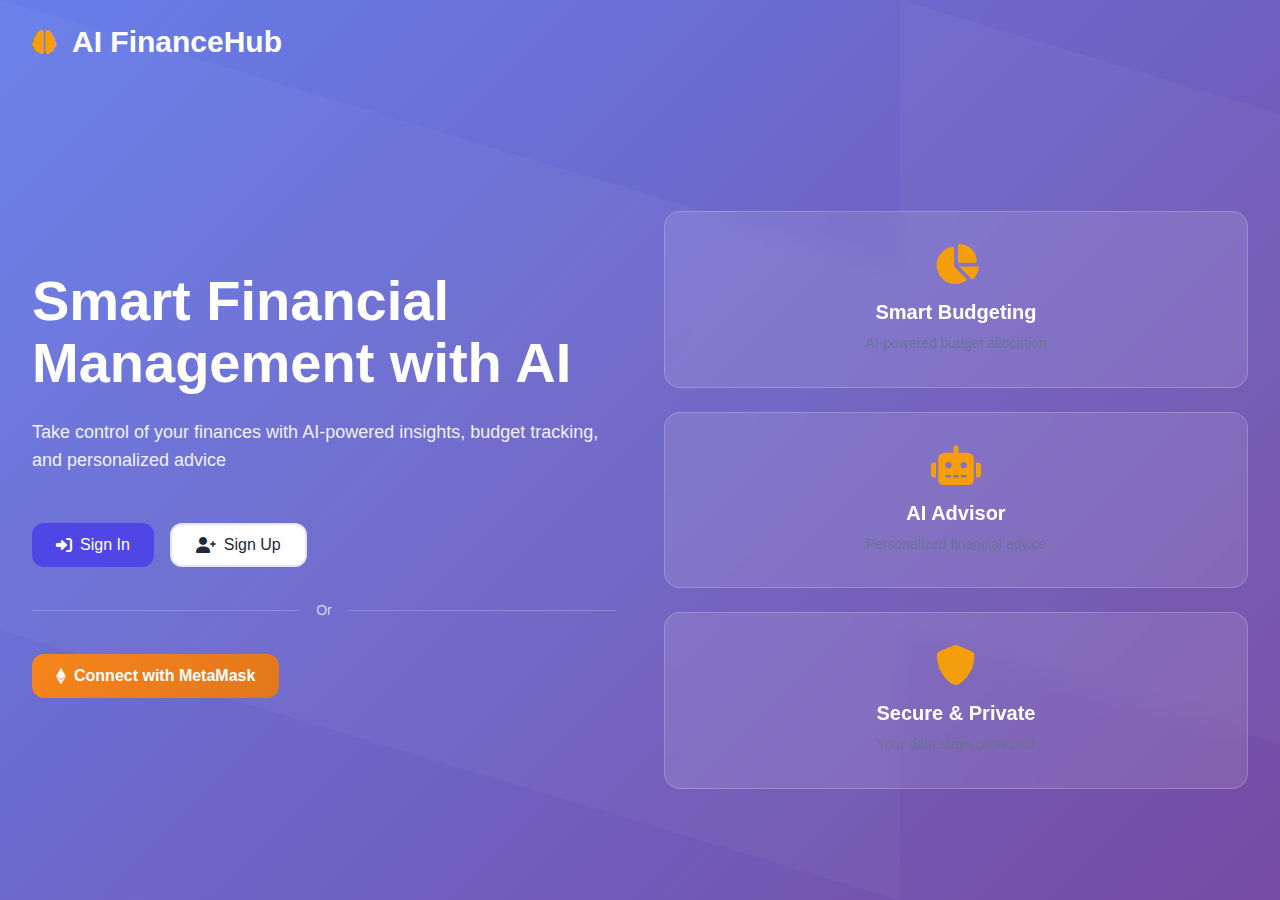
<file: ai-financial-app/index.html>
<!DOCTYPE html>
<html lang="en">
<head>
    <meta charset="UTF-8">
    <meta name="viewport" content="width=device-width, initial-scale=1.0">
    <title>AI Financial Manager</title>
    <link rel="stylesheet" href="css/styles.css">
    <link rel="stylesheet" href="css/auth.css">
    <link href="https://cdnjs.cloudflare.com/ajax/libs/font-awesome/6.0.0/css/all.min.css" rel="stylesheet">
</head>
<body>
    <div class="landing-container">
        <nav class="navbar">
            <div class="nav-brand">
                <i class="fas fa-brain"></i>
                <h2>AI FinanceHub</h2>
            </div>
        </nav>

        <main class="hero-section">
            <div class="hero-content">
                <h1>Smart Financial Management with AI</h1>
                <p>Take control of your finances with AI-powered insights, budget tracking, and personalized advice</p>
                
                <div class="auth-buttons">
                    <button class="btn btn-primary" onclick="location.href='signin.html'">
                        <i class="fas fa-sign-in-alt"></i> Sign In
                    </button>
                    <button class="btn btn-secondary" onclick="location.href='signup.html'">
                        <i class="fas fa-user-plus"></i> Sign Up
                    </button>
                </div>

                <div class="metamask-section">
                    <div class="divider">
                        <span>Or</span>
                    </div>
                    <button class="btn btn-metamask" onclick="connectMetamask()">
                        <i class="fab fa-ethereum"></i> Connect with MetaMask
                    </button>
                </div>
            </div>

            <div class="hero-image">
                <div class="feature-cards">
                    <div class="feature-card">
                        <i class="fas fa-chart-pie"></i>
                        <h3>Smart Budgeting</h3>
                        <p>AI-powered budget allocation</p>
                    </div>
                    <div class="feature-card">
                        <i class="fas fa-robot"></i>
                        <h3>AI Advisor</h3>
                        <p>Personalized financial advice</p>
                    </div>
                    <div class="feature-card">
                        <i class="fas fa-shield-alt"></i>
                        <h3>Secure & Private</h3>
                        <p>Your data stays protected</p>
                    </div>
                </div>
            </div>
        </main>
    </div>

    <script src="js/config.js"></script>
    <script src="js/metamask.js"></script>
    <script src="js/utils.js"></script>
</body>
</html>
</file>
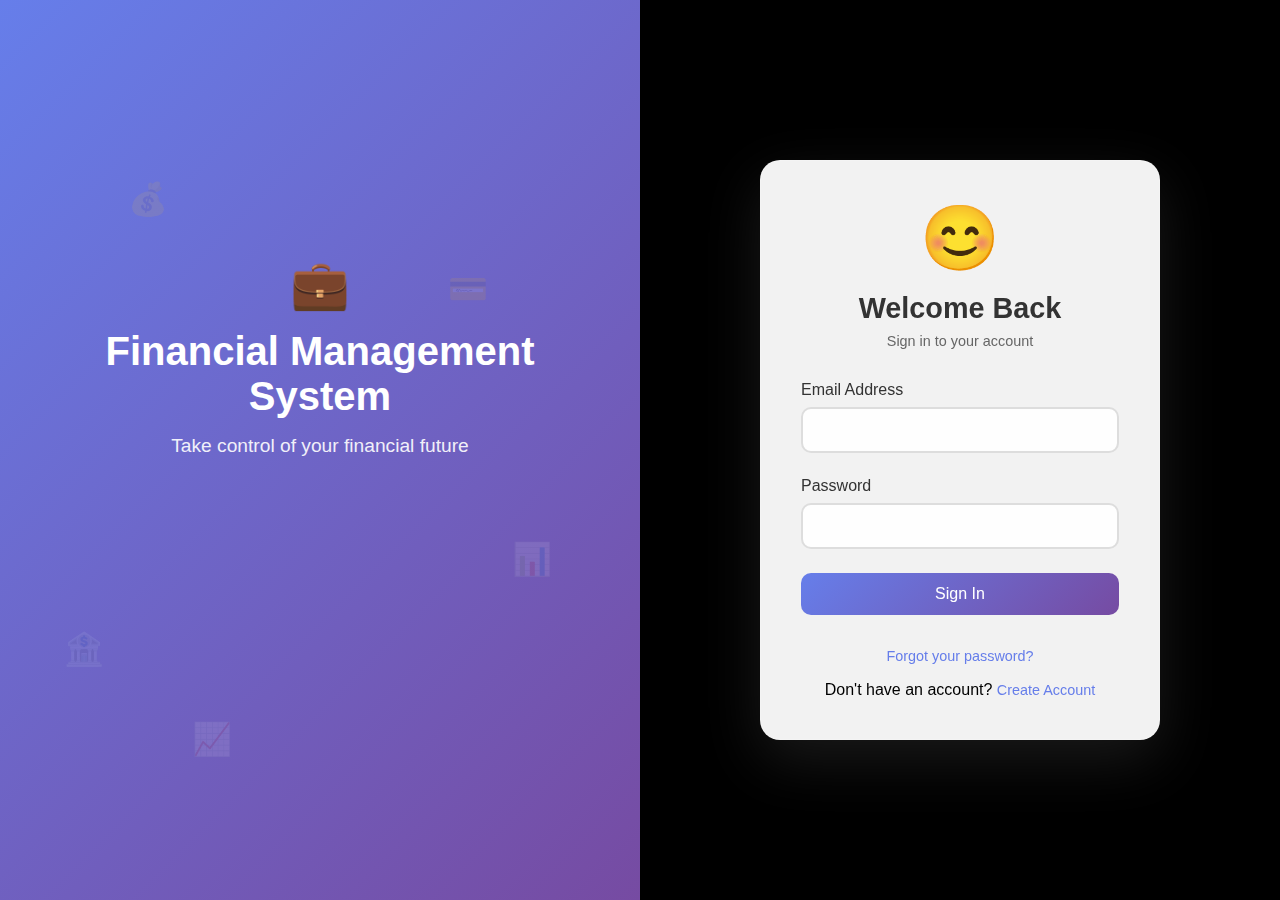
<file: auth-system.html>
<!DOCTYPE html>
<html lang="en">
<head>
    <meta charset="UTF-8">
    <meta name="viewport" content="width=device-width, initial-scale=1.0">
    <title>Financial Management System</title>
    <style>
        * {
            margin: 0;
            padding: 0;
            box-sizing: border-box;
        }

        body {
            font-family: 'Arial', sans-serif;
            height: 100vh;
            overflow: hidden;
            background: #000;
        }

        .container {
            display: flex;
            height: 100vh;
        }

        /* Left Half - Financial Management Info */
        .left-section {
            flex: 1;
            background: linear-gradient(135deg, #667eea 0%, #764ba2 100%);
            display: flex;
            flex-direction: column;
            justify-content: center;
            align-items: center;
            color: white;
            position: relative;
            overflow: hidden;
        }

        .floating-elements {
            position: absolute;
            width: 100%;
            height: 100%;
            pointer-events: none;
        }

        .floating-icon {
            position: absolute;
            font-size: 2rem;
            opacity: 0.1;
            animation: float 6s ease-in-out infinite;
        }

        .floating-icon:nth-child(1) { top: 20%; left: 20%; animation-delay: 0s; }
        .floating-icon:nth-child(2) { top: 60%; left: 80%; animation-delay: 2s; }
        .floating-icon:nth-child(3) { top: 80%; left: 30%; animation-delay: 4s; }
        .floating-icon:nth-child(4) { top: 30%; left: 70%; animation-delay: 1s; }
        .floating-icon:nth-child(5) { top: 70%; left: 10%; animation-delay: 3s; }

        @keyframes float {
            0%, 100% { transform: translateY(0px) rotate(0deg); }
            50% { transform: translateY(-20px) rotate(5deg); }
        }

        .content {
            text-align: center;
            z-index: 10;
            padding: 2rem;
        }

        .logo {
            font-size: 3rem;
            margin-bottom: 1rem;
            animation: pulse 2s infinite;
        }

        @keyframes pulse {
            0% { transform: scale(1); }
            50% { transform: scale(1.05); }
            100% { transform: scale(1); }
        }

        .title {
            font-size: 2.5rem;
            margin-bottom: 1rem;
            font-weight: bold;
        }

        .subtitle {
            font-size: 1.2rem;
            margin-bottom: 2rem;
            opacity: 0.9;
        }

        .features {
            list-style: none;
            text-align: left;
        }

        .features li {
            margin: 1rem 0;
            font-size: 1.1rem;
            display: flex;
            align-items: center;
            animation: slideInLeft 0.6s ease forwards;
            opacity: 0;
        }

        .features li:nth-child(1) { animation-delay: 0.2s; }
        .features li:nth-child(2) { animation-delay: 0.4s; }
        .features li:nth-child(3) { animation-delay: 0.6s; }
        .features li:nth-child(4) { animation-delay: 0.8s; }

        .features li:before {
            content: '✓';
            margin-right: 1rem;
            color: #4CAF50;
            font-weight: bold;
            font-size: 1.2rem;
        }

        @keyframes slideInLeft {
            from { transform: translateX(-50px); opacity: 0; }
            to { transform: translateX(0); opacity: 1; }
        }

        /* Right Half - Login Section */
        .right-section {
            flex: 1;
            background: #000;
            display: flex;
            align-items: center;
            justify-content: center;
            position: relative;
        }

        .auth-container {
            background: rgba(255, 255, 255, 0.95);
            padding: 2.5rem;
            border-radius: 20px;
            box-shadow: 0 20px 60px rgba(255, 255, 255, 0.1);
            width: 90%;
            max-width: 400px;
            backdrop-filter: blur(10px);
            border: 1px solid rgba(255, 255, 255, 0.2);
            transition: all 0.3s ease;
            cursor: pointer;
        }

        .auth-container:hover {
            transform: translateY(-5px) scale(1.02);
            box-shadow: 0 30px 80px rgba(255, 255, 255, 0.2);
        }

        .emoji-face {
            text-align: center;
            font-size: 4rem;
            margin-bottom: 1rem;
            transition: all 0.3s ease;
            user-select: none;
        }

        .auth-header {
            text-align: center;
            margin-bottom: 2rem;
        }

        .auth-header h1 {
            color: #333;
            margin-bottom: 0.5rem;
            font-size: 1.8rem;
        }

        .auth-header p {
            color: #666;
            font-size: 0.9rem;
        }

        .form-group {
            margin-bottom: 1.5rem;
            position: relative;
        }

        label {
            display: block;
            margin-bottom: 0.5rem;
            color: #333;
            font-weight: 500;
            transition: color 0.3s ease;
        }

        input[type="text"],
        input[type="email"],
        input[type="password"],
        input[type="tel"] {
            width: 100%;
            padding: 0.75rem 1rem;
            border: 2px solid #ddd;
            border-radius: 10px;
            font-size: 1rem;
            transition: all 0.3s ease;
            background: rgba(255, 255, 255, 0.9);
        }

        input:focus {
            outline: none;
            border-color: #667eea;
            background: white;
            transform: translateY(-2px);
            box-shadow: 0 5px 15px rgba(102, 126, 234, 0.2);
        }

        .otp-input {
            display: flex;
            gap: 10px;
            justify-content: center;
        }

        .otp-input input {
            width: 50px;
            height: 50px;
            text-align: center;
            font-size: 1.2rem;
            font-weight: bold;
            border-radius: 10px;
        }

        .auth-btn {
            width: 100%;
            padding: 0.75rem;
            background: linear-gradient(135deg, #667eea 0%, #764ba2 100%);
            color: white;
            border: none;
            border-radius: 10px;
            font-size: 1rem;
            cursor: pointer;
            transition: all 0.3s ease;
            margin-bottom: 1rem;
            position: relative;
            overflow: hidden;
        }

        .auth-btn:hover {
            transform: translateY(-3px);
            box-shadow: 0 10px 25px rgba(102, 126, 234, 0.4);
        }

        .auth-btn:active {
            transform: translateY(-1px);
        }

        .secondary-btn {
            background: rgba(102, 126, 234, 0.1);
            color: #667eea;
            border: 2px solid #667eea;
        }

        .secondary-btn:hover {
            background: #667eea;
            color: white;
        }

        .link {
            text-align: center;
            margin-top: 1rem;
        }

        .link a {
            color: #667eea;
            text-decoration: none;
            font-size: 0.9rem;
            transition: all 0.3s ease;
        }

        .link a:hover {
            text-decoration: underline;
            color: #764ba2;
        }

        .form-section {
            display: none;
            animation: fadeIn 0.5s ease forwards;
        }

        .form-section.active {
            display: block;
        }

        @keyframes fadeIn {
            from { opacity: 0; transform: translateY(20px); }
            to { opacity: 1; transform: translateY(0); }
        }

        .success-message, .error-message {
            padding: 1rem;
            border-radius: 10px;
            margin-bottom: 1rem;
            text-align: center;
            animation: slideDown 0.3s ease;
        }

        .success-message {
            background: rgba(212, 237, 218, 0.9);
            color: #155724;
        }

        .error-message {
            background: rgba(248, 215, 218, 0.9);
            color: #721c24;
        }

        @keyframes slideDown {
            from { transform: translateY(-20px); opacity: 0; }
            to { transform: translateY(0); opacity: 1; }
        }

        .hidden {
            display: none;
        }

        .timer {
            text-align: center;
            color: #666;
            font-size: 0.9rem;
            margin-top: 1rem;
        }

        /* Input Animation Effects */
        .input-glow {
            animation: glow 0.5s ease;
        }

        @keyframes glow {
            0% { box-shadow: 0 0 5px #667eea; }
            50% { box-shadow: 0 0 20px #667eea, 0 0 30px #667eea; }
            100% { box-shadow: 0 5px 15px rgba(102, 126, 234, 0.2); }
        }

        /* Responsive Design */
        @media (max-width: 768px) {
            .container {
                flex-direction: column;
            }
            
            .left-section {
                flex: 0.4;
            }
            
            .right-section {
                flex: 0.6;
            }
            
            .title {
                font-size: 2rem;
            }
            
            .auth-container {
                margin: 1rem;
                padding: 2rem;
            }
        }
    </style>
</head>
<body>
    <div class="container">
        <!-- Left Half - Financial Management Info -->
        <div class="left-section">
            <div class="floating-elements">
                <div class="floating-icon">💰</div>
                <div class="floating-icon">📊</div>
                <div class="floating-icon">📈</div>
                <div class="floating-icon">💳</div>
                <div class="floating-icon">🏦</div>
            </div>
            
            <div class="content">
                <div class="logo">💼</div>
                <h1 class="title">Financial Management System</h1>
                <p class="subtitle">Take control of your financial future</p>
                
                <ul class="features">
                    <li>Track expenses and income seamlessly</li>
                    <li>Generate detailed financial reports</li>
                    <li>Set and monitor budget goals</li>
                    <li>Secure and encrypted transactions</li>
                </ul>
            </div>
        </div>

        <!-- Right Half - Authentication -->
        <div class="right-section">
            <div class="auth-container" onclick="containerClick()">
                
                <!-- Login Section -->
                <div id="loginSection" class="form-section active">
                    <div class="emoji-face" id="emojiLogin">😊</div>
                    <div class="auth-header">
                        <h1>Welcome Back</h1>
                        <p>Sign in to your account</p>
                    </div>

                    <form id="loginForm">
                        <div class="form-group">
                            <label for="loginEmail">Email Address</label>
                            <input type="email" id="loginEmail" name="email" required 
                                   oninput="handleInput(this)" 
                                   onkeydown="handleKeydown(this, event)"
                                   onfocus="handleFocus('login')"
                                   onblur="handleBlur('login')">
                        </div>

                        <div class="form-group">
                            <label for="loginPassword">Password</label>
                            <input type="password" id="loginPassword" name="password" required
                                   oninput="handleInput(this)" 
                                   onkeydown="handleKeydown(this, event)"
                                   onfocus="handleFocus('login')"
                                   onblur="handleBlur('login')">
                        </div>

                        <button type="submit" class="auth-btn">Sign In</button>
                    </form>

                    <div class="link">
                        <a href="#" onclick="showSection('forgotSection')">Forgot your password?</a>
                    </div>

                    <div class="link">
                        <p>Don't have an account? <a href="#" onclick="showSection('signupSection')">Create Account</a></p>
                    </div>
                </div>

                <!-- Sign Up Section -->
                <div id="signupSection" class="form-section">
                    <div class="emoji-face" id="emojiSignup">🤗</div>
                    <div class="auth-header">
                        <h1>Create Account</h1>
                        <p>Join us today</p>
                    </div>

                    <form id="signupForm">
                        <div class="form-group">
                            <label for="fullName">Full Name</label>
                            <input type="text" id="fullName" name="fullName" required
                                   oninput="handleInput(this)" 
                                   onkeydown="handleKeydown(this, event)"
                                   onfocus="handleFocus('signup')"
                                   onblur="handleBlur('signup')">
                        </div>

                        <div class="form-group">
                            <label for="signupEmail">Email Address</label>
                            <input type="email" id="signupEmail" name="email" required
                                   oninput="handleInput(this)" 
                                   onkeydown="handleKeydown(this, event)"
                                   onfocus="handleFocus('signup')"
                                   onblur="handleBlur('signup')">
                        </div>

                        <div class="form-group">
                            <label for="phoneNumber">Phone Number</label>
                            <input type="tel" id="phoneNumber" name="phone" required
                                   oninput="handleInput(this)" 
                                   onkeydown="handleKeydown(this, event)"
                                   onfocus="handleFocus('signup')"
                                   onblur="handleBlur('signup')">
                        </div>

                        <div class="form-group">
                            <label for="signupPassword">Password</label>
                            <input type="password" id="signupPassword" name="password" required
                                   oninput="handleInput(this)" 
                                   onkeydown="handleKeydown(this, event)"
                                   onfocus="handleFocus('signup')"
                                   onblur="handleBlur('signup')">
                        </div>

                        <div class="form-group">
                            <label for="confirmPassword">Confirm Password</label>
                            <input type="password" id="confirmPassword" name="confirmPassword" required
                                   oninput="handleInput(this)" 
                                   onkeydown="handleKeydown(this, event)"
                                   onfocus="handleFocus('signup')"
                                   onblur="handleBlur('signup')">
                        </div>

                        <button type="submit" class="auth-btn">Create Account</button>
                    </form>

                    <div class="link">
                        <p>Already have an account? <a href="#" onclick="showSection('loginSection')">Sign In</a></p>
                    </div>
                </div>

                <!-- Forgot Password Section -->
                <div id="forgotSection" class="form-section">
                    <div class="emoji-face" id="emojiForgot">🤔</div>
                    <div class="auth-header">
                        <h1>Forgot Password</h1>
                        <p>Enter your email to receive OTP</p>
                    </div>

                    <form id="forgotForm">
                        <div class="form-group">
                            <label for="forgotEmail">Email Address</label>
                            <input type="email" id="forgotEmail" name="email" required
                                   oninput="handleInput(this)" 
                                   onkeydown="handleKeydown(this, event)"
                                   onfocus="handleFocus('forgot')"
                                   onblur="handleBlur('forgot')">
                        </div>

                        <button type="submit" class="auth-btn">Send OTP</button>
                    </form>

                    <div class="link">
                        <a href="#" onclick="showSection('loginSection')">Back to Login</a>
                    </div>
                </div>

                <!-- OTP Verification Section -->
                <div id="otpSection" class="form-section">
                    <div class="emoji-face" id="emojiOtp">🔐</div>
                    <div class="auth-header">
                        <h1>Verify OTP</h1>
                        <p>Enter the 6-digit code sent to your email</p>
                    </div>

                    <div id="otpMessage" class="hidden"></div>

                    <form id="otpForm">
                        <div class="form-group">
                            <div class="otp-input">
                                <input type="text" maxlength="1" class="otp-digit" 
                                       oninput="moveToNext(this, 1); handleOtpInput()" 
                                       onfocus="handleFocus('otp')"
                                       onblur="handleBlur('otp')">
                                <input type="text" maxlength="1" class="otp-digit" 
                                       oninput="moveToNext(this, 2); handleOtpInput()" 
                                       onfocus="handleFocus('otp')"
                                       onblur="handleBlur('otp')">
                                <input type="text" maxlength="1" class="otp-digit" 
                                       oninput="moveToNext(this, 3); handleOtpInput()" 
                                       onfocus="handleFocus('otp')"
                                       onblur="handleBlur('otp')">
                                <input type="text" maxlength="1" class="otp-digit" 
                                       oninput="moveToNext(this, 4); handleOtpInput()" 
                                       onfocus="handleFocus('otp')"
                                       onblur="handleBlur('otp')">
                                <input type="text" maxlength="1" class="otp-digit" 
                                       oninput="moveToNext(this, 5); handleOtpInput()" 
                                       onfocus="handleFocus('otp')"
                                       onblur="handleBlur('otp')">
                                <input type="text" maxlength="1" class="otp-digit" 
                                       oninput="moveToNext(this, 6); handleOtpInput()" 
                                       onfocus="handleFocus('otp')"
                                       onblur="handleBlur('otp')">
                            </div>
                        </div>

                        <button type="submit" class="auth-btn">Verify OTP</button>
                        <button type="button" class="auth-btn secondary-btn" onclick="resendOTP()">Resend OTP</button>
                    </form>

                    <div class="timer" id="otpTimer"></div>

                    <div class="link">
                        <a href="#" onclick="showSection('forgotSection')">Change Email</a>
                    </div>
                </div>

                <!-- Reset Password Section -->
                <div id="resetSection" class="form-section">
                    <div class="emoji-face" id="emojiReset">🔒</div>
                    <div class="auth-header">
                        <h1>Reset Password</h1>
                        <p>Enter your new password</p>
                    </div>

                    <form id="resetForm">
                        <div class="form-group">
                            <label for="newPassword">New Password</label>
                            <input type="password" id="newPassword" name="newPassword" required
                                   oninput="handleInput(this)" 
                                   onkeydown="handleKeydown(this, event)"
                                   onfocus="handleFocus('reset')"
                                   onblur="handleBlur('reset')">
                        </div>

                        <div class="form-group">
                            <label for="confirmNewPassword">Confirm New Password</label>
                            <input type="password" id="confirmNewPassword" name="confirmNewPassword" required
                                   oninput="handleInput(this)" 
                                   onkeydown="handleKeydown(this, event)"
                                   onfocus="handleFocus('reset')"
                                   onblur="handleBlur('reset')">
                        </div>

                        <button type="submit" class="auth-btn">Reset Password</button>
                    </form>
                </div>
            </div>
        </div>
    </div>

    <script>
        let otpTimer;
        let otpCountdown = 300; // 5 minutes
        let currentSection = 'login';
        let typingDirection = 'right';

        // Emoji expressions for different states
        const emojis = {
            login: {
                default: '😊',
                focus: '😌',
                typing: '👀',
                lookLeft: '😏',
                lookRight: '😊',
                happy: '😄',
                error: '😅'
            },
            signup: {
                default: '🤗',
                focus: '😌',
                typing: '👀',
                lookLeft: '😏',
                lookRight: '🤗',
                happy: '😄',
                error: '😅'
            },
            forgot: {
                default: '🤔',
                focus: '😌',
                typing: '👀',
                lookLeft: '😏',
                lookRight: '🤔',
                happy: '😄',
                error: '😅'
            },
            otp: {
                default: '🔐',
                focus: '🤨',
                typing: '🧐',
                lookLeft: '😏',
                lookRight: '🔐',
                happy: '😄',
                error: '😅'
            },
            reset: {
                default: '🔒',
                focus: '😌',
                typing: '👀',
                lookLeft: '😏',
                lookRight: '🔒',
                happy: '😄',
                error: '😅'
            }
        };

        function containerClick() {
            const container = document.querySelector('.auth-container');
            container.style.transform = 'scale(0.98)';
            setTimeout(() => {
                container.style.transform = 'translateY(-5px) scale(1.02)';
            }, 100);
        }

        function updateEmoji(section, state) {
            const emojiElement = document.getElementById(`emoji${section.charAt(0).toUpperCase() + section.slice(1)}`);
            if (emojiElement && emojis[section] && emojis[section][state]) {
                emojiElement.textContent = emojis[section][state];
                emojiElement.style.transform = 'scale(1.1)';
                setTimeout(() => {
                    emojiElement.style.transform = 'scale(1)';
                }, 200);
            }
        }

        function handleFocus(section) {
            currentSection = section;
            updateEmoji(section, 'focus');
        }

        function handleBlur(section) {
            setTimeout(() => {
                updateEmoji(section, 'default');
            }, 500);
        }

        function handleInput(input) {
            const section = currentSection;
            input.classList.add('input-glow');
            setTimeout(() => {
                input.classList.remove('input-glow');
            }, 500);
            
            updateEmoji(section, typingDirection === 'right' ? 'lookRight' : 'lookLeft');
            
            setTimeout(() => {
                updateEmoji(section, 'typing');
            }, 300);
        }

        function handleKeydown(input, event) {
            if (event.key === 'Backspace') {
                typingDirection = 'left';
                updateEmoji(currentSection, 'lookLeft');
            } else {
                typingDirection = 'right';
                updateEmoji(currentSection, 'lookRight');
            }
        }

        function handleOtpInput() {
            updateEmoji('otp', 'typing');
            setTimeout(() => {
                updateEmoji('otp', 'focus');
            }, 500);
        }

        function showSection(sectionId) {
            // Hide all sections
            document.querySelectorAll('.form-section').forEach(section => {
                section.classList.remove('active');
            });
            
            // Show selected section
            document.getElementById(sectionId).classList.add('active');
            
            // Update current section
            currentSection = sectionId.replace('Section', '');
            
            // Set appropriate emoji
            setTimeout(() => {
                updateEmoji(currentSection, 'default');
            }, 300);
        }

        function showMessage(message, type = 'success') {
            const messageDiv = document.getElementById('otpMessage');
            messageDiv.className = type === 'success' ? 'success-message' : 'error-message';
            messageDiv.textContent = message;
            messageDiv.classList.remove('hidden');
            
            if (type === 'success') {
                updateEmoji('otp', 'happy');
            } else {
                updateEmoji('otp', 'error');
            }
            
            setTimeout(() => {
                messageDiv.classList.add('hidden');
                updateEmoji('otp', 'default');
            }, 3000);
        }

        function moveToNext(current, nextIndex) {
            if (current.value.length === 1 && nextIndex <= 6) {
                const nextInput = document.querySelectorAll('.otp-digit')[nextIndex - 1];
                if (nextInput) nextInput.focus();
            }
        }

        function startOTPTimer() {
            otpCountdown = 300;
            const timerElement = document.getElementById('otpTimer');
            
            otpTimer = setInterval(() => {
                const minutes = Math.floor(otpCountdown / 60);
                const seconds = otpCountdown % 60;
                timerElement.textContent = `Resend OTP in ${minutes}:${seconds.toString().padStart(2, '0')}`;
                
                if (otpCountdown <= 0) {
                    clearInterval(otpTimer);
                    timerElement.textContent = 'OTP expired. Click Resend OTP';
                    updateEmoji('otp', 'error');
                }
                otpCountdown--;
            }, 1000);
        }

        function resendOTP() {
            showMessage('New OTP sent to your email!');
            startOTPTimer();
        }

        function generateOTP() {
            return Math.floor(100000 + Math.random() * 900000).toString();
        }

        // Form handlers
        document.getElementById('loginForm').addEventListener('submit', function(e) {
            e.preventDefault();
            const email = document.getElementById('loginEmail').value;
            const password = document.getElementById('loginPassword').value;
            
            updateEmoji('login', 'happy');
            setTimeout(() => {
                alert('Login successful! (This would redirect to dashboard)');
                updateEmoji('login', 'default');
            }, 1000);
        });

        document.getElementById('signupForm').addEventListener('submit', function(e) {
            e.preventDefault();
            const password = document.getElementById('signupPassword').value;
            const confirmPassword = document.getElementById('confirmPassword').value;
            
            if (password !== confirmPassword) {
                updateEmoji('signup', 'error');
                alert('Passwords do not match!');
                setTimeout(() => updateEmoji('signup', 'default'), 2000);
                return;
            }
            
            updateEmoji('signup', 'happy');
            setTimeout(() => {
                alert('Account created successfully!');
                showSection('loginSection');
            }, 1000);
        });

        document.getElementById('forgotForm').addEventListener('submit', function(e) {
            e.preventDefault();
            const email = document.getElementById('forgotEmail').value;
            
            const otp = generateOTP();
            console.log('Generated OTP:', otp);
            
            updateEmoji('forgot', 'happy');
            setTimeout(() => {
                showSection('otpSection');
                showMessage('OTP sent to your email!');
                startOTPTimer();
            }, 1000);
        });

        document.getElementById('otpForm').addEventListener('submit', function(e) {
            e.preventDefault();
            const otpInputs = document.querySelectorAll('.otp-digit');
            const enteredOTP = Array.from(otpInputs).map(input => input.value).join('');
            
            if (enteredOTP.length !== 6) {
                showMessage('Please enter complete OTP', 'error');
                return;
            }
            
            showMessage('OTP verified successfully!');
            setTimeout(() => {
                showSection('resetSection');
            }, 1500);
        });

        document.getElementById('resetForm').addEventListener('submit', function(e) {
            e.preventDefault();
            const newPassword = document.getElementById('newPassword').value;
            const confirmNewPassword = document.getElementById('confirmNewPassword').value;
            
            if (newPassword !== confirmNewPassword) {
                updateEmoji('reset', 'error');
                alert('Passwords do not match!');
                setTimeout(() => updateEmoji('reset', 'default'), 2000);
                return;
            }
            
            updateEmoji('reset', 'happy');
            setTimeout(() => {
                alert('Password reset successfully!');
                showSection('loginSection');
            }, 1000);
        });

        // Allow only numbers in OTP inputs
        document.querySelectorAll('.otp-digit').forEach(input => {
            input.addEventListener('keypress', function(e) {
                if (!/[0-9]/.test(e.key) && e.key !== 'Backspace' && e.key !== 'Delete') {
                    e.preventDefault();
                }
            });
            
            input.addEventListener('keydown', function(e) {
                if (e.key === 'Backspace' && this.value === '') {
                    const prevInput = this.previousElementSibling;
                    if (prevInput) {
                        prevInput.focus();
                        updateEmoji('otp', 'lookLeft');
                    }
                }
            });
        });

        // Initialize
        document.addEventListener('DOMContentLoaded', function() {
            updateEmoji('login', 'default');
        });
    </script>
</body>
</html>
</file>
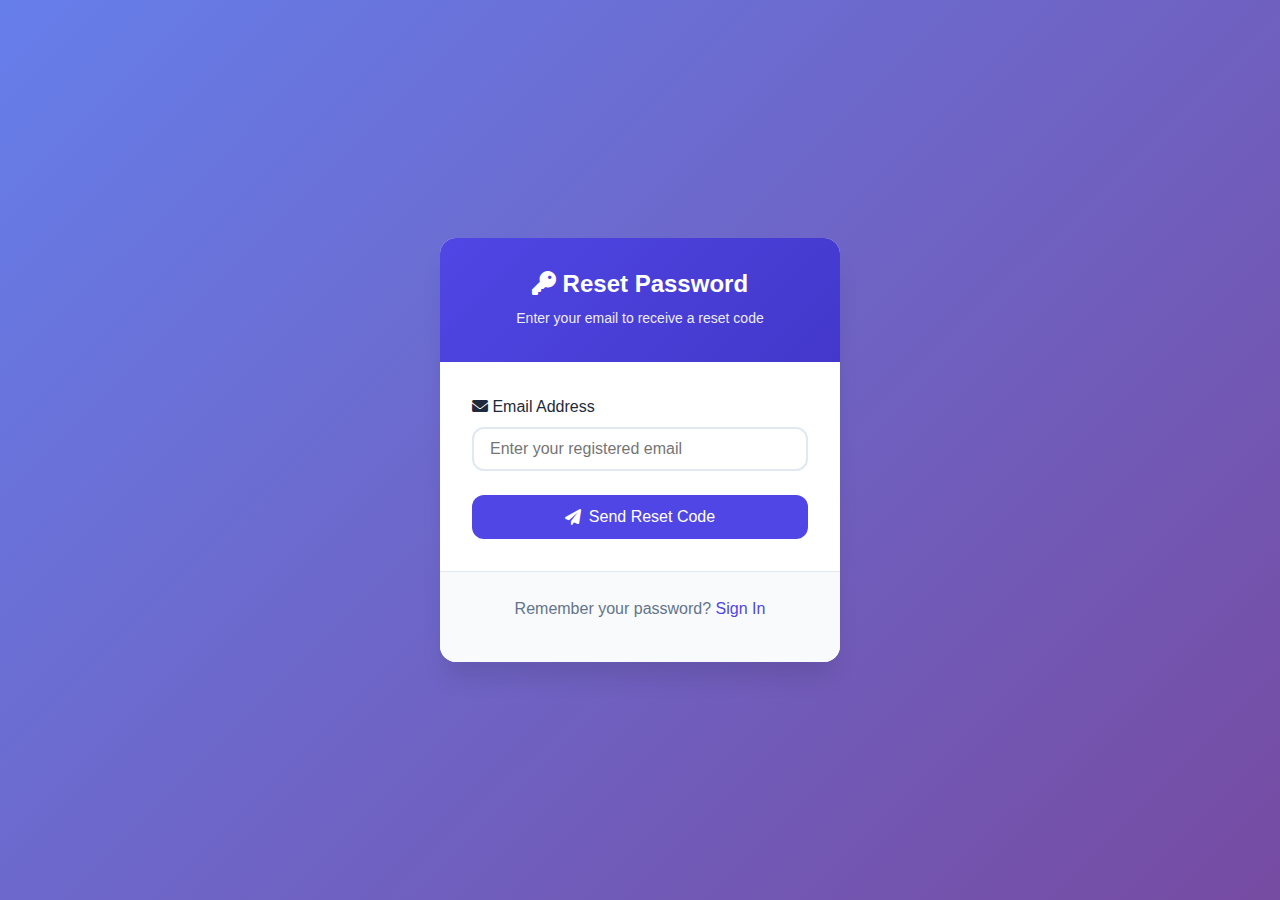
<file: ai-financial-app/forgot-password.html>
<!DOCTYPE html>
<html lang="en">
<head>
    <meta charset="UTF-8">
    <meta name="viewport" content="width=device-width, initial-scale=1.0">
    <title>Forgot Password - AI Financial Manager</title>
    <link rel="stylesheet" href="css/styles.css">
    <link rel="stylesheet" href="css/auth.css">
    <link href="https://cdnjs.cloudflare.com/ajax/libs/font-awesome/6.0.0/css/all.min.css" rel="stylesheet">
</head>
<body>
    <div class="auth-container">
        <div class="auth-card">
            <div class="auth-header">
                <h2><i class="fas fa-key"></i> Reset Password</h2>
                <p>Enter your email to receive a reset code</p>
            </div>
            
            <div class="auth-body">
                <div id="message-container"></div>
                
                <!-- Step 1: Email Input -->
                <div id="emailStep" class="reset-step">
                    <form id="emailForm">
                        <div class="form-group">
                            <label class="form-label" for="email">
                                <i class="fas fa-envelope"></i> Email Address
                            </label>
                            <input 
                                type="email" 
                                id="email" 
                                class="form-input" 
                                placeholder="Enter your registered email"
                                required
                            >
                            <div class="form-error" id="emailError"></div>
                        </div>
                        
                        <button type="submit" class="btn btn-primary w-full" id="sendCodeBtn">
                            <i class="fas fa-paper-plane"></i> Send Reset Code
                        </button>
                    </form>
                </div>
                
                <!-- Step 2: OTP Verification -->
                <div id="otpStep" class="reset-step hidden">
                    <form id="otpForm">
                        <div class="form-group">
                            <label class="form-label">
                                <i class="fas fa-shield-alt"></i> Enter Verification Code
                            </label>
                            <p class="otp-info">We've sent a 6-digit code to your email</p>
                            <div class="otp-container">
                                <input type="text" class="otp-input" maxlength="1" id="otp1">
                                <input type="text" class="otp-input" maxlength="1" id="otp2">
                                <input type="text" class="otp-input" maxlength="1" id="otp3">
                                <input type="text" class="otp-input" maxlength="1" id="otp4">
                                <input type="text" class="otp-input" maxlength="1" id="otp5">
                                <input type="text" class="otp-input" maxlength="1" id="otp6">
                            </div>
                            <div class="form-error" id="otpError"></div>
                        </div>
                        
                        <button type="submit" class="btn btn-primary w-full" id="verifyCodeBtn">
                            <i class="fas fa-check"></i> Verify Code
                        </button>
                        
                        <div class="resend-container">
                            <p>Didn't receive the code? 
                                <button type="button" class="btn-link" id="resendBtn">Resend Code</button>
                            </p>
                            <div class="countdown" id="countdown"></div>
                        </div>
                    </form>
                </div>
                
                <!-- Step 3: New Password -->
                <div id="passwordStep" class="reset-step hidden">
                    <form id="passwordForm">
                        <div class="form-group">
                            <label class="form-label" for="newPassword">
                                <i class="fas fa-lock"></i> New Password
                            </label>
                            <div class="password-input-group">
                                <input 
                                    type="password" 
                                    id="newPassword" 
                                    class="form-input" 
                                    placeholder="Enter new password"
                                    required
                                >
                                <button type="button" class="password-toggle" onclick="togglePassword('newPassword')">
                                    <i class="fas fa-eye"></i>
                                </button>
                            </div>
                            <div class="form-error" id="newPasswordError"></div>
                            <div class="password-strength" id="passwordStrength"></div>
                        </div>
                        
                        <div class="form-group">
                            <label class="form-label" for="confirmNewPassword">
                                <i class="fas fa-lock"></i> Confirm New Password
                            </label>
                            <input 
                                type="password" 
                                id="confirmNewPassword" 
                                class="form-input" 
                                placeholder="Confirm new password"
                                required
                            >
                            <div class="form-error" id="confirmNewPasswordError"></div>
                        </div>
                        
                        <button type="submit" class="btn btn-primary w-full" id="resetPasswordBtn">
                            <i class="fas fa-check"></i> Reset Password
                        </button>
                    </form>
                </div>
                
                <!-- Success Message -->
                <div id="successStep" class="reset-step hidden text-center">
                    <div class="success-icon">
                        <i class="fas fa-check-circle"></i>
                    </div>
                    <h3>Password Reset Successful!</h3>
                    <p>Your password has been updated successfully.</p>
                    <button class="btn btn-primary" onclick="location.href='signin.html'">
                        <i class="fas fa-sign-in-alt"></i> Sign In Now
                    </button>
                </div>
            </div>
            
            <div class="auth-footer">
                <p>Remember your password? <a href="signin.html">Sign In</a></p>
            </div>
        </div>
    </div>

    <script src="js/config.js"></script>
    <script src="js/utils.js"></script>
    <script src="js/validation.js"></script>
    <script src="js/storage.js"></script>
    <script src="js/auth.js"></script>
</body>
</html>
</file>
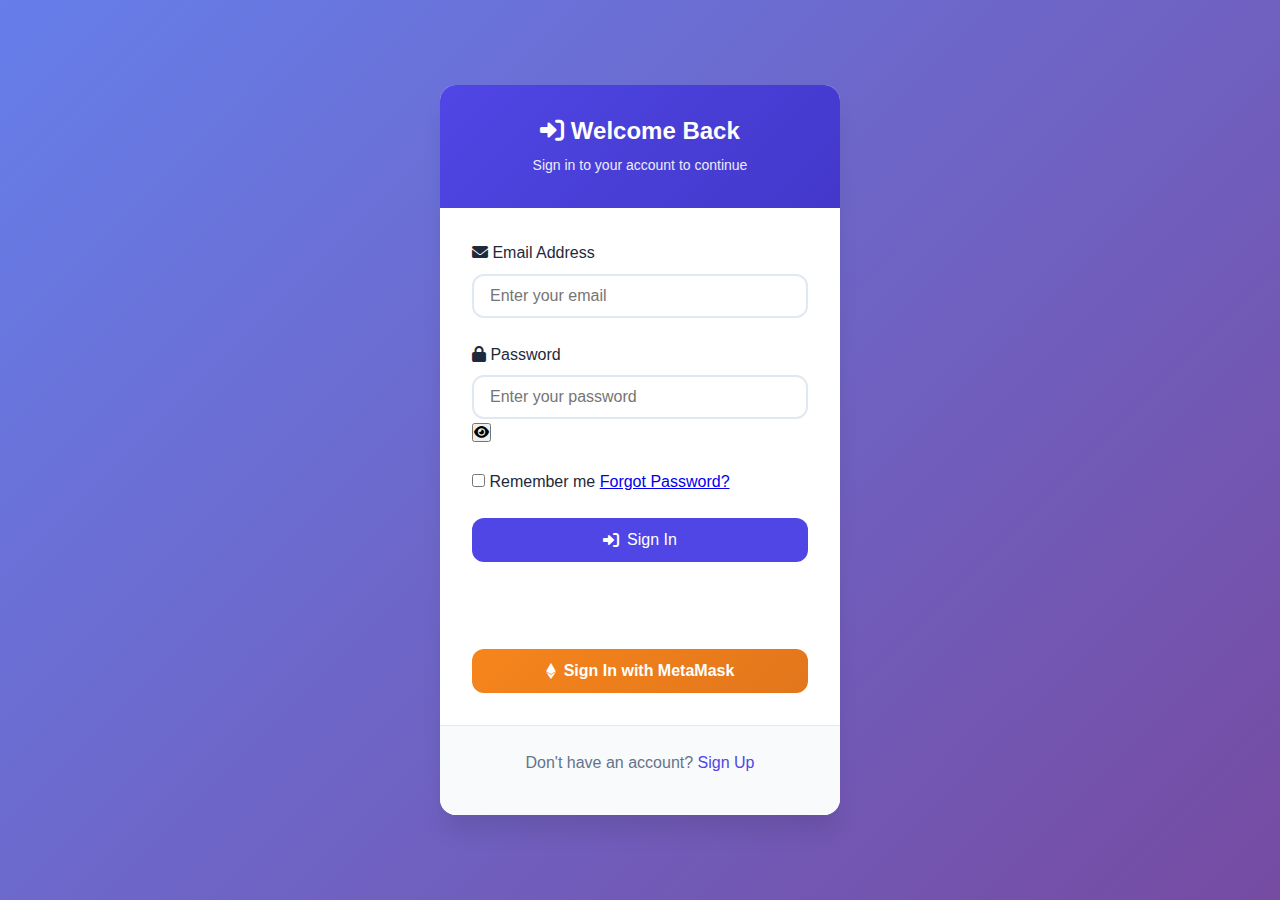
<file: ai-financial-app/signin.html>
<!DOCTYPE html>
<html lang="en">
<head>
    <meta charset="UTF-8">
    <meta name="viewport" content="width=device-width, initial-scale=1.0">
    <title>Sign In - AI Financial Manager</title>
    <link rel="stylesheet" href="css/styles.css">
    <link rel="stylesheet" href="css/auth.css">
    <link href="https://cdnjs.cloudflare.com/ajax/libs/font-awesome/6.0.0/css/all.min.css" rel="stylesheet">
</head>
<body>
    <div class="auth-container">
        <div class="auth-card">
            <div class="auth-header">
                <h2><i class="fas fa-sign-in-alt"></i> Welcome Back</h2>
                <p>Sign in to your account to continue</p>
            </div>
            
            <div class="auth-body">
                <div id="message-container"></div>
                
                <form id="signinForm">
                    <div class="form-group">
                        <label class="form-label" for="email">
                            <i class="fas fa-envelope"></i> Email Address
                        </label>
                        <input 
                            type="email" 
                            id="email" 
                            class="form-input" 
                            placeholder="Enter your email"
                            required
                        >
                        <div class="form-error" id="emailError"></div>
                    </div>
                    
                    <div class="form-group">
                        <label class="form-label" for="password">
                            <i class="fas fa-lock"></i> Password
                        </label>
                        <div class="password-input-group">
                            <input 
                                type="password" 
                                id="password" 
                                class="form-input" 
                                placeholder="Enter your password"
                                required
                            >
                            <button type="button" class="password-toggle" onclick="togglePassword('password')">
                                <i class="fas fa-eye"></i>
                            </button>
                        </div>
                        <div class="form-error" id="passwordError"></div>
                    </div>
                    
                    <div class="form-group">
                        <div class="form-options">
                            <label class="checkbox-label">
                                <input type="checkbox" id="rememberMe">
                                <span class="checkmark"></span>
                                Remember me
                            </label>
                            <a href="forgot-password.html" class="forgot-link">Forgot Password?</a>
                        </div>
                    </div>
                    
                    <button type="submit" class="btn btn-primary w-full" id="signinBtn">
                        <i class="fas fa-sign-in-alt"></i> Sign In
                    </button>
                </form>
                
                <div class="divider">
                    <span>Or sign in with</span>
                </div>
                
                <button class="btn btn-metamask w-full" onclick="signinWithMetamask()">
                    <i class="fab fa-ethereum"></i> Sign In with MetaMask
                </button>
            </div>
            
            <div class="auth-footer">
                <p>Don't have an account? <a href="signup.html">Sign Up</a></p>
            </div>
        </div>
    </div>

    <script src="js/config.js"></script>
    <script src="js/utils.js"></script>
    <script src="js/validation.js"></script>
    <script src="js/storage.js"></script>
    <script src="js/auth.js"></script>
    <script src="js/metamask.js"></script>
</body>
</html>
</file>
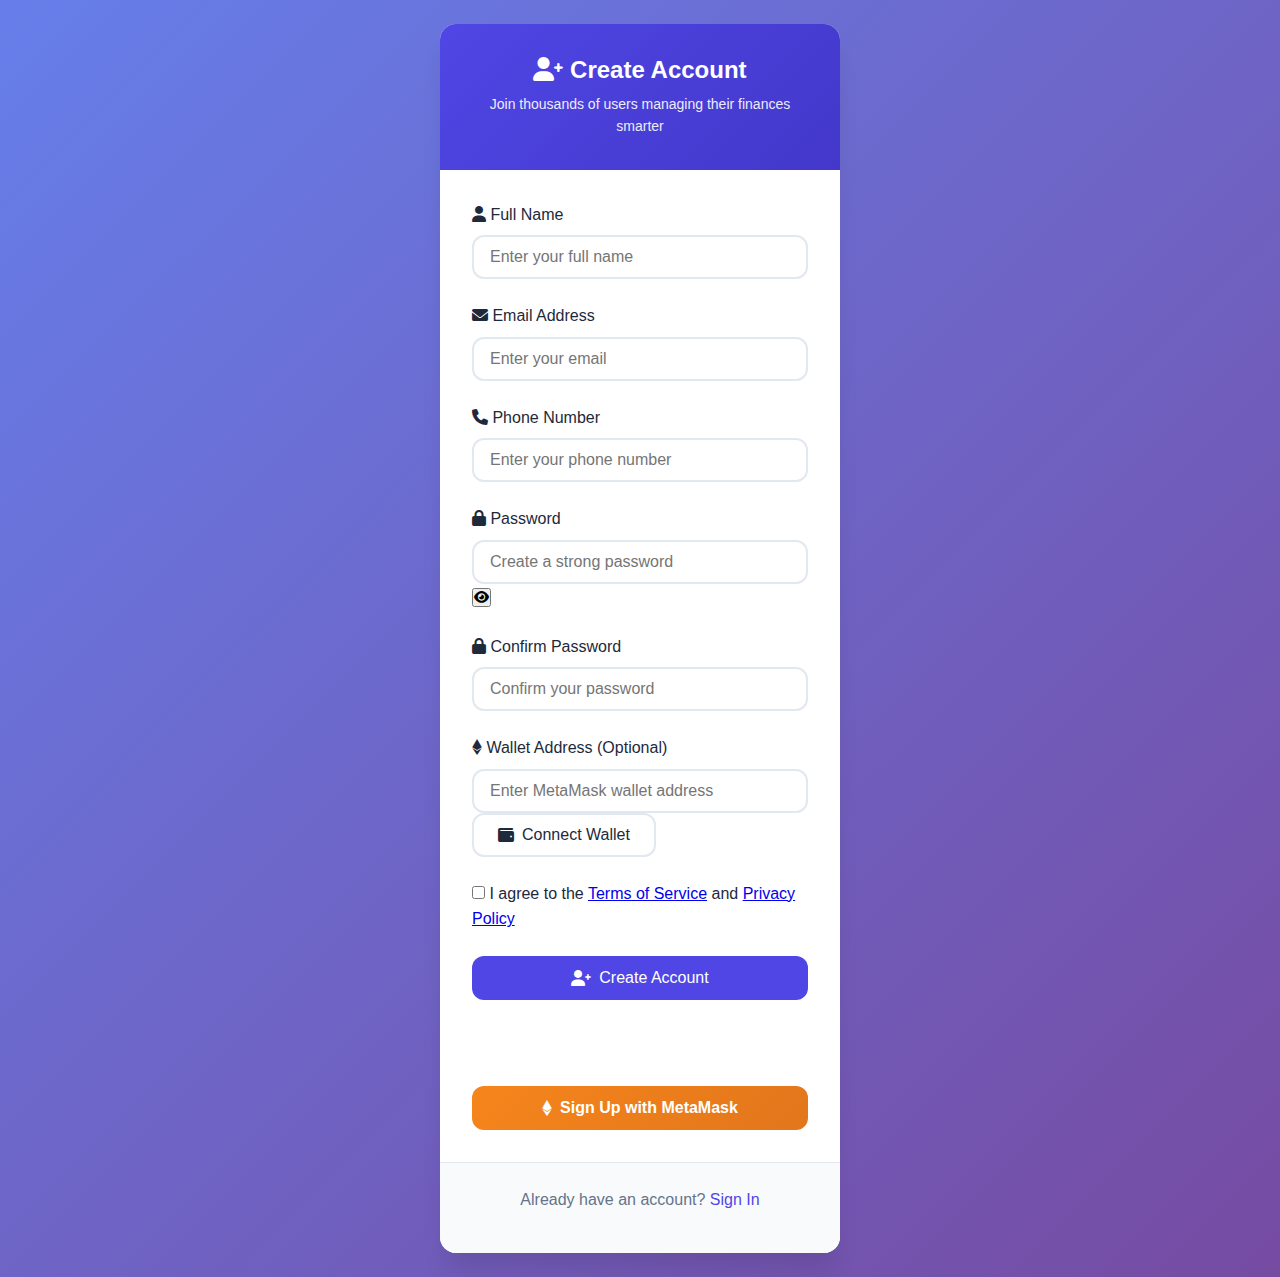
<file: ai-financial-app/signup.html>
<!DOCTYPE html>
<html lang="en">
<head>
    <meta charset="UTF-8">
    <meta name="viewport" content="width=device-width, initial-scale=1.0">
    <title>Sign Up - AI Financial Manager</title>
    <link rel="stylesheet" href="css/styles.css">
    <link rel="stylesheet" href="css/auth.css">
    <link href="https://cdnjs.cloudflare.com/ajax/libs/font-awesome/6.0.0/css/all.min.css" rel="stylesheet">
</head>
<body>
    <div class="auth-container">
        <div class="auth-card">
            <div class="auth-header">
                <h2><i class="fas fa-user-plus"></i> Create Account</h2>
                <p>Join thousands of users managing their finances smarter</p>
            </div>
            
            <div class="auth-body">
                <div id="message-container"></div>
                
                <form id="signupForm">
                    <div class="form-group">
                        <label class="form-label" for="fullName">
                            <i class="fas fa-user"></i> Full Name
                        </label>
                        <input 
                            type="text" 
                            id="fullName" 
                            class="form-input" 
                            placeholder="Enter your full name"
                            required
                        >
                        <div class="form-error" id="fullNameError"></div>
                    </div>
                    
                    <div class="form-group">
                        <label class="form-label" for="email">
                            <i class="fas fa-envelope"></i> Email Address
                        </label>
                        <input 
                            type="email" 
                            id="email" 
                            class="form-input" 
                            placeholder="Enter your email"
                            required
                        >
                        <div class="form-error" id="emailError"></div>
                    </div>
                    
                    <div class="form-group">
                        <label class="form-label" for="phone">
                            <i class="fas fa-phone"></i> Phone Number
                        </label>
                        <input 
                            type="tel" 
                            id="phone" 
                            class="form-input" 
                            placeholder="Enter your phone number"
                            required
                        >
                        <div class="form-error" id="phoneError"></div>
                    </div>
                    
                    <div class="form-group">
                        <label class="form-label" for="password">
                            <i class="fas fa-lock"></i> Password
                        </label>
                        <div class="password-input-group">
                            <input 
                                type="password" 
                                id="password" 
                                class="form-input" 
                                placeholder="Create a strong password"
                                required
                            >
                            <button type="button" class="password-toggle" onclick="togglePassword('password')">
                                <i class="fas fa-eye"></i>
                            </button>
                        </div>
                        <div class="form-error" id="passwordError"></div>
                        <div class="password-strength" id="passwordStrength"></div>
                    </div>
                    
                    <div class="form-group">
                        <label class="form-label" for="confirmPassword">
                            <i class="fas fa-lock"></i> Confirm Password
                        </label>
                        <input 
                            type="password" 
                            id="confirmPassword" 
                            class="form-input" 
                            placeholder="Confirm your password"
                            required
                        >
                        <div class="form-error" id="confirmPasswordError"></div>
                    </div>
                    
                    <div class="form-group">
                        <label class="form-label" for="walletAddress">
                            <i class="fab fa-ethereum"></i> Wallet Address (Optional)
                        </label>
                        <input 
                            type="text" 
                            id="walletAddress" 
                            class="form-input" 
                            placeholder="Enter MetaMask wallet address"
                        >
                        <button type="button" class="btn btn-secondary btn-sm" onclick="connectWallet()">
                            <i class="fas fa-wallet"></i> Connect Wallet
                        </button>
                        <div class="form-error" id="walletError"></div>
                    </div>
                    
                    <div class="form-group">
                        <label class="checkbox-label">
                            <input type="checkbox" id="termsAccepted" required>
                            <span class="checkmark"></span>
                            I agree to the <a href="#" target="_blank">Terms of Service</a> and <a href="#" target="_blank">Privacy Policy</a>
                        </label>
                    </div>
                    
                    <button type="submit" class="btn btn-primary w-full" id="signupBtn">
                        <i class="fas fa-user-plus"></i> Create Account
                    </button>
                </form>
                
                <div class="divider">
                    <span>Or sign up with</span>
                </div>
                
                <button class="btn btn-metamask w-full" onclick="signupWithMetamask()">
                    <i class="fab fa-ethereum"></i> Sign Up with MetaMask
                </button>
            </div>
            
            <div class="auth-footer">
                <p>Already have an account? <a href="signin.html">Sign In</a></p>
            </div>
        </div>
    </div>

    <script src="js/config.js"></script>
    <script src="js/utils.js"></script>
    <script src="js/validation.js"></script>
    <script src="js/storage.js"></script>
    <script src="js/auth.js"></script>
    <script src="js/metamask.js"></script>
</body>
</html>
</file>
<file: ai-financial-app/css/styles.css>
/* CSS Variables */
:root {
    /* Colors */
    --primary-color: #4f46e5;
    --primary-hover: #4338ca;
    --secondary-color: #10b981;
    --accent-color: #f59e0b;
    --danger-color: #ef4444;
    --warning-color: #f59e0b;
    --success-color: #10b981;
    
    /* Backgrounds */
    --bg-primary: #ffffff;
    --bg-secondary: #f8fafc;
    --bg-dark: #1e293b;
    --bg-card: #ffffff;
    --bg-overlay: rgba(0, 0, 0, 0.5);
    
    /* Text Colors */
    --text-primary: #1e293b;
    --text-secondary: #64748b;
    --text-muted: #94a3b8;
    --text-white: #ffffff;
    
    /* Borders */
    --border-color: #e2e8f0;
    --border-radius: 12px;
    --border-radius-sm: 8px;
    --border-radius-lg: 16px;
    
    /* Shadows */
    --shadow-sm: 0 1px 2px 0 rgba(0, 0, 0, 0.05);
    --shadow-md: 0 4px 6px -1px rgba(0, 0, 0, 0.1);
    --shadow-lg: 0 10px 15px -3px rgba(0, 0, 0, 0.1);
    --shadow-xl: 0 20px 25px -5px rgba(0, 0, 0, 0.1);
    
    /* Spacing */
    --spacing-xs: 0.25rem;
    --spacing-sm: 0.5rem;
    --spacing-md: 1rem;
    --spacing-lg: 1.5rem;
    --spacing-xl: 2rem;
    --spacing-2xl: 3rem;
    
    /* Typography */
    --font-family: 'Inter', -apple-system, BlinkMacSystemFont, sans-serif;
    --font-size-xs: 0.75rem;
    --font-size-sm: 0.875rem;
    --font-size-base: 1rem;
    --font-size-lg: 1.125rem;
    --font-size-xl: 1.25rem;
    --font-size-2xl: 1.5rem;
    --font-size-3xl: 1.875rem;
    --font-size-4xl: 2.25rem;
    
    /* Transitions */
    --transition: all 0.3s ease;
    --transition-fast: all 0.15s ease;
}

/* Reset & Base Styles */
* {
    margin: 0;
    padding: 0;
    box-sizing: border-box;
}

body {
    font-family: var(--font-family);
    font-size: var(--font-size-base);
    line-height: 1.6;
    color: var(--text-primary);
    background-color: var(--bg-secondary);
    -webkit-font-smoothing: antialiased;
    -moz-osx-font-smoothing: grayscale;
}

/* Typography */
h1, h2, h3, h4, h5, h6 {
    font-weight: 600;
    line-height: 1.2;
    margin-bottom: var(--spacing-md);
}

h1 { font-size: var(--font-size-4xl); }
h2 { font-size: var(--font-size-3xl); }
h3 { font-size: var(--font-size-2xl); }
h4 { font-size: var(--font-size-xl); }
h5 { font-size: var(--font-size-lg); }
h6 { font-size: var(--font-size-base); }

p {
    margin-bottom: var(--spacing-md);
    color: var(--text-secondary);
}

/* Buttons */
.btn {
    display: inline-flex;
    align-items: center;
    justify-content: center;
    gap: var(--spacing-sm);
    padding: var(--spacing-sm) var(--spacing-lg);
    border: none;
    border-radius: var(--border-radius);
    font-size: var(--font-size-base);
    font-weight: 500;
    text-decoration: none;
    cursor: pointer;
    transition: var(--transition);
    white-space: nowrap;
    min-height: 44px;
}

.btn-primary {
    background-color: var(--primary-color);
    color: var(--text-white);
}

.btn-primary:hover {
    background-color: var(--primary-hover);
    transform: translateY(-1px);
    box-shadow: var(--shadow-lg);
}

.btn-secondary {
    background-color: var(--bg-primary);
    color: var(--text-primary);
    border: 2px solid var(--border-color);
}

.btn-secondary:hover {
    border-color: var(--primary-color);
    color: var(--primary-color);
    transform: translateY(-1px);
}

.btn-success {
    background-color: var(--success-color);
    color: var(--text-white);
}

.btn-danger {
    background-color: var(--danger-color);
    color: var(--text-white);
}

.btn-warning {
    background-color: var(--warning-color);
    color: var(--text-white);
}

.btn-metamask {
    background: linear-gradient(135deg, #f6851b, #e2761b);
    color: var(--text-white);
    border: none;
    font-weight: 600;
}

.btn-metamask:hover {
    transform: translateY(-2px);
    box-shadow: var(--shadow-xl);
}

/* Form Elements */
.form-group {
    margin-bottom: var(--spacing-lg);
}

.form-label {
    display: block;
    margin-bottom: var(--spacing-sm);
    font-weight: 500;
    color: var(--text-primary);
}

.form-input {
    width: 100%;
    padding: var(--spacing-sm) var(--spacing-md);
    border: 2px solid var(--border-color);
    border-radius: var(--border-radius);
    font-size: var(--font-size-base);
    transition: var(--transition);
    background-color: var(--bg-primary);
    min-height: 44px;
}

.form-input:focus {
    outline: none;
    border-color: var(--primary-color);
    box-shadow: 0 0 0 3px rgba(79, 70, 229, 0.1);
}

.form-input.error {
    border-color: var(--danger-color);
}

.form-error {
    color: var(--danger-color);
    font-size: var(--font-size-sm);
    margin-top: var(--spacing-xs);
}

/* Cards */
.card {
    background-color: var(--bg-card);
    border-radius: var(--border-radius-lg);
    box-shadow: var(--shadow-md);
    overflow: hidden;
    transition: var(--transition);
}

.card:hover {
    box-shadow: var(--shadow-lg);
    transform: translateY(-2px);
}

.card-header {
    padding: var(--spacing-lg);
    border-bottom: 1px solid var(--border-color);
    background-color: var(--bg-secondary);
}

.card-body {
    padding: var(--spacing-lg);
}

.card-footer {
    padding: var(--spacing-lg);
    border-top: 1px solid var(--border-color);
    background-color: var(--bg-secondary);
}

/* Utilities */
.text-center { text-align: center; }
.text-left { text-align: left; }
.text-right { text-align: right; }

.flex { display: flex; }
.flex-center { 
    display: flex; 
    align-items: center; 
    justify-content: center; 
}

.gap-sm { gap: var(--spacing-sm); }
.gap-md { gap: var(--spacing-md); }
.gap-lg { gap: var(--spacing-lg); }

.mb-sm { margin-bottom: var(--spacing-sm); }
.mb-md { margin-bottom: var(--spacing-md); }
.mb-lg { margin-bottom: var(--spacing-lg); }

.mt-sm { margin-top: var(--spacing-sm); }
.mt-md { margin-top: var(--spacing-md); }
.mt-lg { margin-top: var(--spacing-lg); }

.w-full { width: 100%; }
.h-full { height: 100%; }

.hidden { display: none; }
.visible { display: block; }

/* Loading Spinner */
.spinner {
    border: 2px solid var(--border-color);
    border-top: 2px solid var(--primary-color);
    border-radius: 50%;
    width: 20px;
    height: 20px;
    animation: spin 1s linear infinite;
}

@keyframes spin {
    0% { transform: rotate(0deg); }
    100% { transform: rotate(360deg); }
}

/* Responsive Design */
@media (max-width: 768px) {
    :root {
        --font-size-4xl: 2rem;
        --font-size-3xl: 1.5rem;
        --spacing-lg: 1rem;
        --spacing-xl: 1.5rem;
    }
    
    .btn {
        width: 100%;
        margin-bottom: var(--spacing-sm);
    }
    
    .card {
        margin: var(--spacing-sm);
    }
}

/* Animations */
@keyframes fadeIn {
    from { opacity: 0; transform: translateY(10px); }
    to { opacity: 1; transform: translateY(0); }
}

@keyframes slideIn {
    from { transform: translateX(-100%); }
    to { transform: translateX(0); }
}

.animate-fadeIn {
    animation: fadeIn 0.5s ease-out;
}

.animate-slideIn {
    animation: slideIn 0.3s ease-out;
}
</file>
<file: ai-financial-app/css/auth.css>
/* Authentication Page Styles */
.landing-container {
    min-height: 100vh;
    background: linear-gradient(135deg, #667eea 0%, #764ba2 100%);
    position: relative;
    overflow: hidden;
}

.landing-container::before {
    content: '';
    position: absolute;
    top: 0;
    left: 0;
    right: 0;
    bottom: 0;
    background: url('data:image/svg+xml,<svg xmlns="http://www.w3.org/2000/svg" viewBox="0 0 1000 1000"><polygon fill="%23ffffff08" points="0,0 1000,300 1000,1000 0,700"/></svg>');
    pointer-events: none;
}

.navbar {
    padding: var(--spacing-lg) var(--spacing-xl);
    position: relative;
    z-index: 10;
}

.nav-brand {
    display: flex;
    align-items: center;
    gap: var(--spacing-md);
    color: var(--text-white);
}

.nav-brand i {
    font-size: var(--font-size-2xl);
    color: var(--accent-color);
}

.nav-brand h2 {
    margin: 0;
    font-weight: 700;
}

.hero-section {
    display: grid;
    grid-template-columns: 1fr 1fr;
    gap: var(--spacing-2xl);
    padding: var(--spacing-2xl) var(--spacing-xl);
    align-items: center;
    min-height: calc(100vh - 100px);
    position: relative;
    z-index: 5;
}

.hero-content {
    color: var(--text-white);
}

.hero-content h1 {
    font-size: 3.5rem;
    font-weight: 700;
    margin-bottom: var(--spacing-lg);
    line-height: 1.1;
}

.hero-content p {
    font-size: var(--font-size-lg);
    margin-bottom: var(--spacing-2xl);
    opacity: 0.9;
    color: var(--text-white);
}

.auth-buttons {
    display: flex;
    gap: var(--spacing-md);
    margin-bottom: var(--spacing-xl);
}

.metamask-section {
    margin-top: var(--spacing-xl);
}

.divider {
    display: flex;
    align-items: center;
    margin: var(--spacing-xl) 0;
    color: var(--text-white);
    opacity: 0.7;
}

.divider::before,
.divider::after {
    content: '';
    flex: 1;
    height: 1px;
    background: rgba(255, 255, 255, 0.3);
}

.divider span {
    margin: 0 var(--spacing-md);
    font-size: var(--font-size-sm);
}

.feature-cards {
    display: grid;
    grid-template-columns: 1fr;
    gap: var(--spacing-lg);
    margin-top: var(--spacing-xl);
}

.feature-card {
    background: rgba(255, 255, 255, 0.1);
    backdrop-filter: blur(10px);
    border: 1px solid rgba(255, 255, 255, 0.2);
    border-radius: var(--border-radius-lg);
    padding: var(--spacing-xl);
    text-align: center;
    color: var(--text-white);
    transition: var(--transition);
}

.feature-card:hover {
    transform: translateY(-5px);
    background: rgba(255, 255, 255, 0.15);
}

.feature-card i {
    font-size: 2.5rem;
    margin-bottom: var(--spacing-md);
    color: var(--accent-color);
}

.feature-card h3 {
    margin-bottom: var(--spacing-sm);
    font-size: var(--font-size-xl);
}

.feature-card p {
    margin: 0;
    opacity: 0.8;
    font-size: var(--font-size-sm);
}

/* Auth Form Styles */
.auth-container {
    min-height: 100vh;
    display: flex;
    align-items: center;
    justify-content: center;
    background: linear-gradient(135deg, #667eea 0%, #764ba2 100%);
    padding: var(--spacing-lg);
}

.auth-card {
    background: var(--bg-card);
    border-radius: var(--border-radius-lg);
    box-shadow: var(--shadow-xl);
    overflow: hidden;
    width: 100%;
    max-width: 400px;
    animation: fadeIn 0.6s ease-out;
}

.auth-header {
    background: linear-gradient(135deg, var(--primary-color), var(--primary-hover));
    color: var(--text-white);
    padding: var(--spacing-xl);
    text-align: center;
}

.auth-header h2 {
    margin: 0;
    font-size: var(--font-size-2xl);
}

.auth-header p {
    margin: var(--spacing-sm) 0 0 0;
    opacity: 0.9;
    font-size: var(--font-size-sm);
    color: var(--text-white);
}

.auth-body {
    padding: var(--spacing-xl);
}

.auth-footer {
    background: var(--bg-secondary);
    padding: var(--spacing-lg);
    text-align: center;
    border-top: 1px solid var(--border-color);
}

.auth-footer a {
    color: var(--primary-color);
    text-decoration: none;
    font-weight: 500;
}

.auth-footer a:hover {
    text-decoration: underline;
}

/* OTP Input Styles */
.otp-container {
    display: flex;
    gap: var(--spacing-sm);
    justify-content: center;
    margin: var(--spacing-lg) 0;
}

.otp-input {
    width: 50px;
    height: 50px;
    text-align: center;
    font-size: var(--font-size-lg);
    font-weight: 600;
    border: 2px solid var(--border-color);
    border-radius: var(--border-radius);
    background: var(--bg-primary);
    transition: var(--transition);
}

.otp-input:focus {
    border-color: var(--primary-color);
    outline: none;
    box-shadow: 0 0 0 3px rgba(79, 70, 229, 0.1);
}

/* Success/Error Messages */
.message {
    padding: var(--spacing-md);
    border-radius: var(--border-radius);
    margin-bottom: var(--spacing-lg);
    display: flex;
    align-items: center;
    gap: var(--spacing-sm);
}

.message.success {
    background: rgba(16, 185, 129, 0.1);
    border: 1px solid var(--success-color);
    color: var(--success-color);
}

.message.error {
    background: rgba(239, 68, 68, 0.1);
    border: 1px solid var(--danger-color);
    color: var(--danger-color);
}

.message.warning {
    background: rgba(245, 158, 11, 0.1);
    border: 1px solid var(--warning-color);
    color: var(--warning-color);
}

/* Loading States */
.btn.loading {
    opacity: 0.7;
    cursor: not-allowed;
    pointer-events: none;
}

.btn.loading::after {
    content: '';
    width: 16px;
    height: 16px;
    border: 2px solid transparent;
    border-top: 2px solid currentColor;
    border-radius: 50%;
    animation: spin 1s linear infinite;
    margin-left: var(--spacing-sm);
}

/* Responsive Design */
@media (max-width: 768px) {
    .hero-section {
        grid-template-columns: 1fr;
        text-align: center;
        padding: var(--spacing-xl) var(--spacing-md);
    }
    
    .hero-content h1 {
        font-size: 2.5rem;
    }
    
    .auth-buttons {
        flex-direction: column;
    }
    
    .feature-cards {
        grid-template-columns: 1fr;
    }
    
    .auth-card {
        margin: var(--spacing-md);
    }
    
    .otp-input {
        width: 40px;
        height: 40px;
        font-size: var(--font-size-base);
    }
}

@media (max-width: 480px) {
    .hero-content h1 {
        font-size: 2rem;
    }
    
    .auth-header,
    .auth-body {
        padding: var(--spacing-lg);
    }
    
    .otp-container {
        gap: var(--spacing-xs);
    }
    
    .otp-input {
        width: 35px;
        height: 35px;
    }
}
</file>
